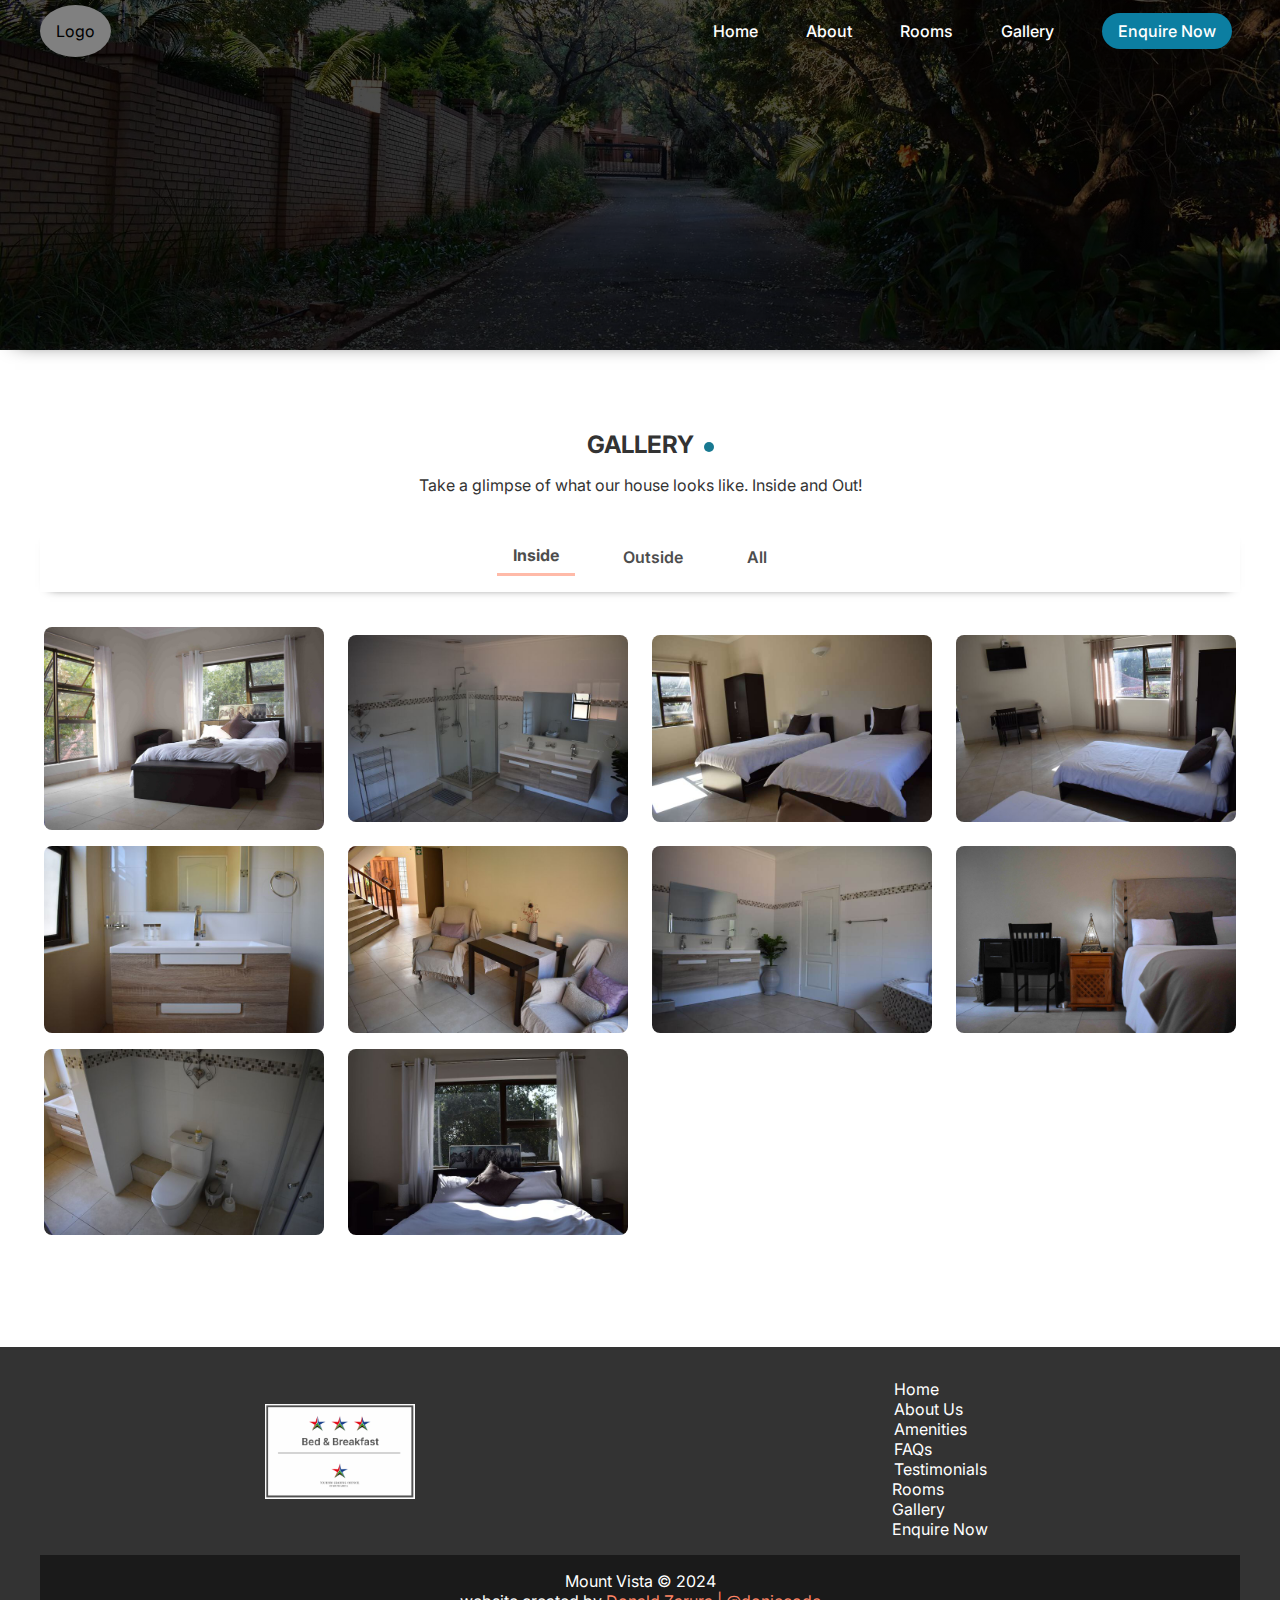
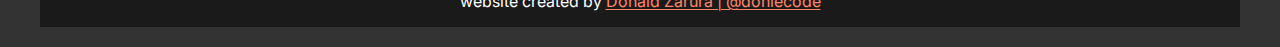
<file: gallery.html>
<!DOCTYPE html>
<html lang="en">
    <head>
        <meta charset="UTF-8">
        <meta name="viewport" content="width=device-width, initial-scale=1.0">
        <meta name="author" content="Donald Zarura | @doniecode">
        <meta name="description" content="Mount Vista Guest House">
        <meta name="keywords" content="Guest House Near Me, Guest House In Pretoria, Trusted Guest House In Pretoria">
    
        <!-- fonts -->
        <link rel="preconnect" href="https://fonts.googleapis.com">
        <link rel="preconnect" href="https://fonts.gstatic.com" crossorigin>
        <link href="https://fonts.googleapis.com/css2?family=Inter:ital,opsz,wght@0,14..32,100..900;1,14..32,100..900&display=swap" rel="stylesheet">
    
        <!-- font awesome -->
        <link rel="stylesheet" href="https://cdnjs.cloudflare.com/ajax/libs/font-awesome/6.6.0/css/all.min.css" integrity="sha512-Kc323vGBEqzTmouAECnVceyQqyqdsSiqLQISBL29aUW4U/M7pSPA/gEUZQqv1cwx4OnYxTxve5UMg5GT6L4JJg==" crossorigin="anonymous" referrerpolicy="no-referrer" />
    
        <link rel="shortcut icon" href="images/outside3.jpeg" type="image/x-icon">
    
        <link rel="stylesheet" href="style.css">
        <title>Mount Vista Guest House | Gallery</title>
    </head>
<body>

    <!-- header -->
    <header class="gallery-header">
        <div class="container header-flex">
            <p class="main-logo">Logo</p>
            <nav class="main-navbar">
                <ul class="main-menu">
                    <li><a href="index.html">Home</a></li>
                    <li class="about-nav-item">
                        <a href="#about">About</a>
                        <div class="about-dropdown">
                            <ul>
                                <li><a href="#about">About Us</a></li>
                                <li><a href="#amenities">Amenities</a></li>
                                <li><a href="#faqs">FAQs</a></li>
                                <li><a href="#testimonials">Testimonials</a></li>
                            </ul>
                        </div>
                    </li>
                    <li><a href="rooms.html">Rooms</a></li>
                    <li><a href="gallery.html">Gallery</a></li>
                    <li><a href="contact.html" class="btn btn-nav">Enquire Now</a></li>
                </ul>
                <i class="fas fa-bars" id="hamburger"></i>
            </nav>

             <!-- mobile navigation -->
             <nav class="mobile-nav">
                <i class="fas fa-close" id="close-menu"></i>
                <ul class="mobile-main-menu">
                    <li><a href="index.html">Home</a></li>
                    <li class="about-menu">
                        <details>
                            <summary>
                                About
                            </summary>
                            <ul>
                                <li><a href="#about">About Us</a></li>
                                <li><a href="#amenities">Amenities</a></li>
                                <li><a href="#faqs">FAQs</a></li>
                                <li><a href="#testimonials">Testimonials</a></li>
                            </ul>
                        </details>
                    </li>
                    <li><a href="rooms.html">Rooms</a></li>
                    <li><a href="gallery.html">Gallery</a></li>
                    <li><a href="contact.html" class="btn-mobile-nav">Enquire Now</a></li> 
                </ul>
            </nav>
        </div>
     </header>

    <!-- Gallery Section -->
    <section class="gallery-section">
        <div class="container">
            <h2 class="section-title gallery-title">
                Gallery
            </h2>
            <p class="text gallery-text">
                Take a glimpse of what our house looks like. Inside and Out!
            </p>
                <ul class="gallery-tab-menu">
                    <li data-target="tab-3" class="active-tab-item">Inside</li>
                    <li data-target="tab-2">Outside</li>
                    <li data-target="tab-3">All</li>
                </ul>

                <div class="img-full-btns">
                    <i class="fas fa-close"></i>
                    <i class="fas fa-chevron-left"></i>
                    <i class="fas fa-chevron-right"></i>
                </div>
                <div class="gallery-images show-imgs" id="tab-1">
                    <img src="images/hero.jpg" alt="">
                    <img src="images/inside4.jpeg" alt="">
                    <img src="images/inside2.jpeg" alt="">
                    <img src="images/inside3.jpeg" alt="">
                    <img src="images/inside13.jpeg" alt="">
                    <img src="images/inside8.jpeg" alt="">
                    <img src="images/inside17.jpeg" alt="">
                    <img src="images/inside18.jpg" alt="">
                    <img src="images/inside10.jpeg" alt="">
                    <img src="images/inside6.jpeg" alt="">
                </div>
                <div class="gallery-images" id="tab-2">
                    <img src="images/outside1.jpg" alt="">
                    <img src="images/outside2.jpeg" alt="">
                    <img src="images/outside3.jpeg" alt="">
                    <img src="images/outside4.jpg" alt="">
                    <img src="images/fountain.jpg" alt="">
                    <img src="images/outside5.jpeg" alt="">
                    <img src="images/outside6.jpeg" alt="">
                    <img src="images/outside4.jpg" alt="">
                    <img src="images/outside3.jpeg" alt="">
                    <img src="images/fountain.jpg" alt="">
                </div>
                <div class="gallery-images" id="tab-3">
                    <img src="images/hero.jpg" alt="">
                    <img src="images/inside4.jpeg" alt="">
                    <img src="images/inside2.jpeg" alt="">
                    <img src="images/inside3.jpeg" alt="">
                    <img src="images/inside13.jpeg" alt="">
                    <img src="images/inside8.jpeg" alt="">
                    <img src="images/inside17.jpeg" alt="">
                    <img src="images/inside18.jpg" alt="">
                    <img src="images/inside10.jpeg" alt="">
                    <img src="images/inside6.jpeg" alt="">
                </div>
        </div>
    </section>
    
     <!-- footer -->
     <footer>
        <div class="container">
         <div class="footer-grid">
         <!-- bed and breakfast -->
         <div class="stars-logo">
            <img src="images/3-stars.png" alt="">
        </div>
        <!-- footer links -->
         <div class="footer-menu">
            <ul>
                <li><a href="index.html">Home</a></li>
                <li><a href="#about">About Us</a></li>
                <li><a href="#amenities">Amenities</a></li>
                <li><a href="#faqs">FAQs</a></li>
                <li><a href="#testimonials">Testimonials</a></li>
            </ul>
            <ul>
                <li><a href="rooms.html">Rooms</a></li>
                <li><a href="gallery.html">Gallery</a></li>
                <li><a href="contact.html" class="btn-footer">Enquire Now</a></li>
            </ul>
         </div>


    </div>
            <div class="attribution">
                <div>Mount Vista &copy 2024</div>
                <p>website created by <a href="https://www.instagram.com/doniecode/" target="_blank">Donald Zarura | @doniecode</a></p>
            </div>
        </div>
        
    </footer>

    <script src="gallery.js"></script>
</body>
</html>
</file>
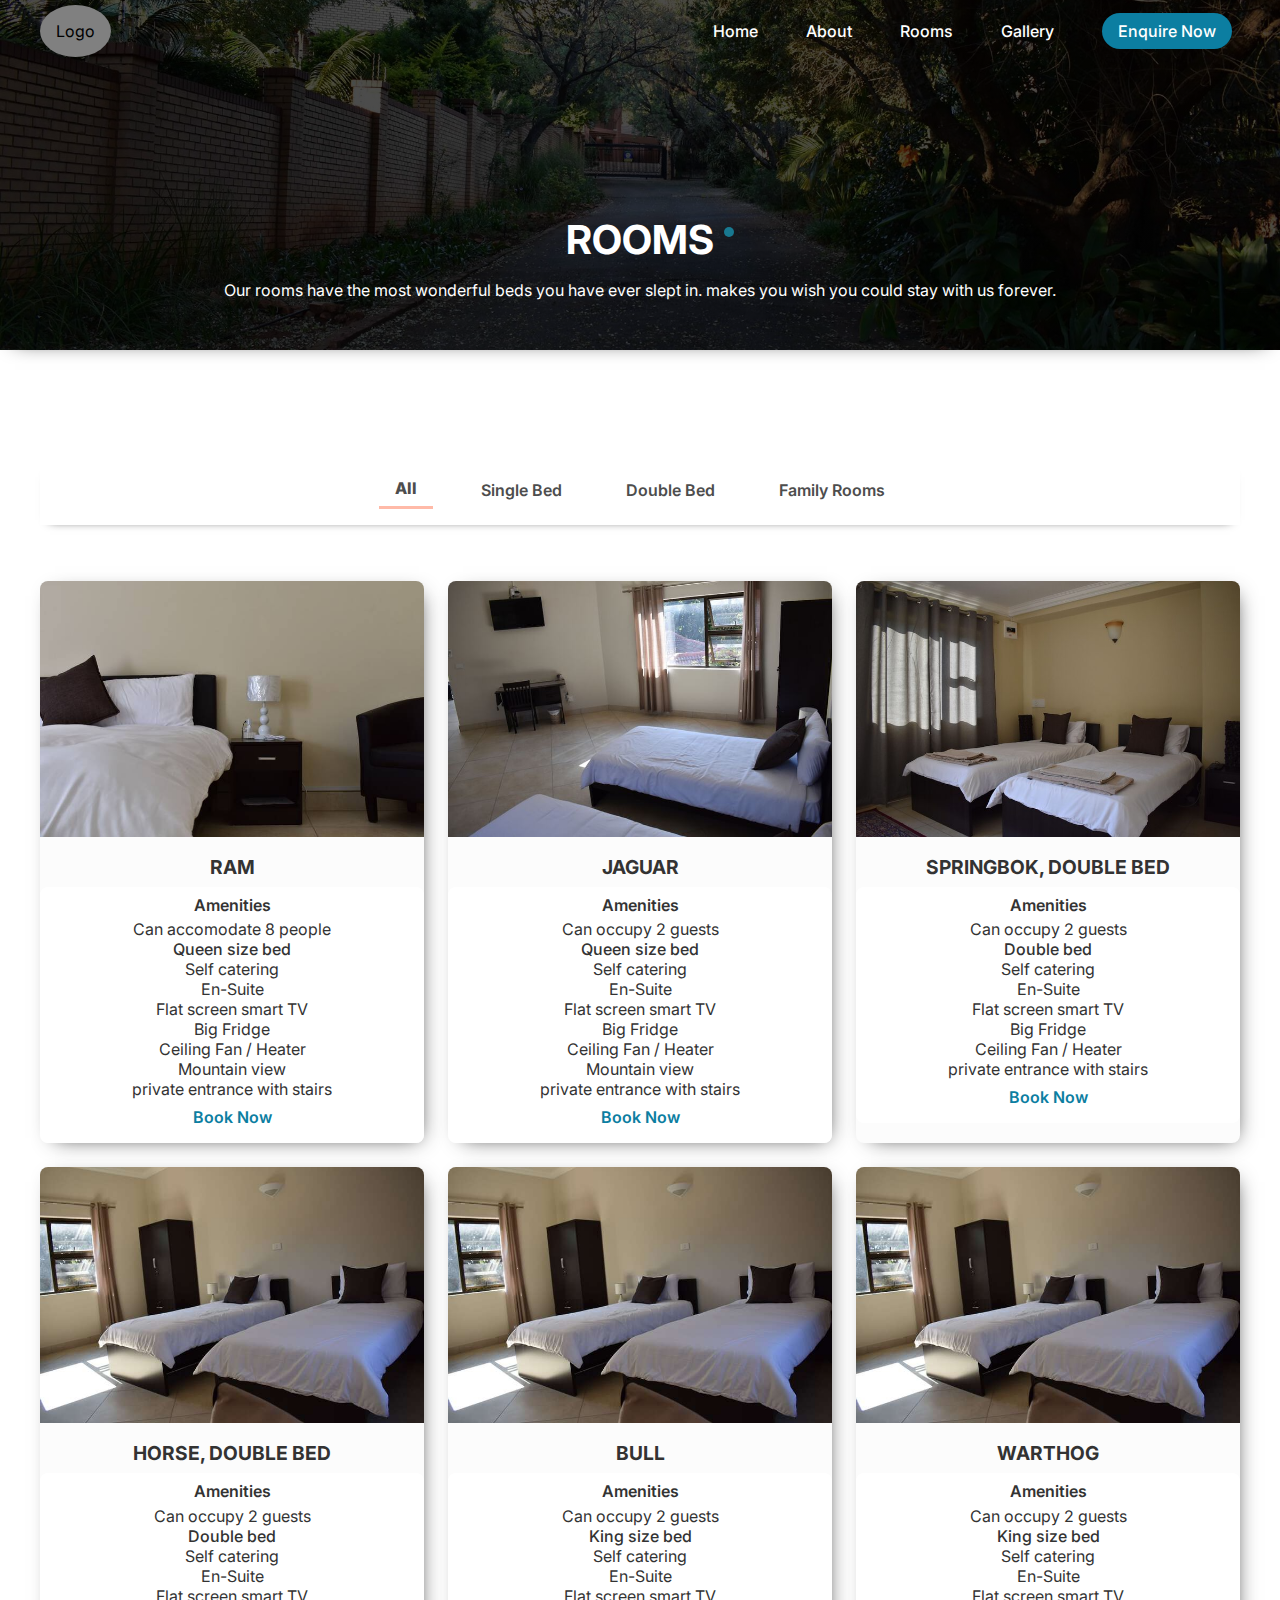
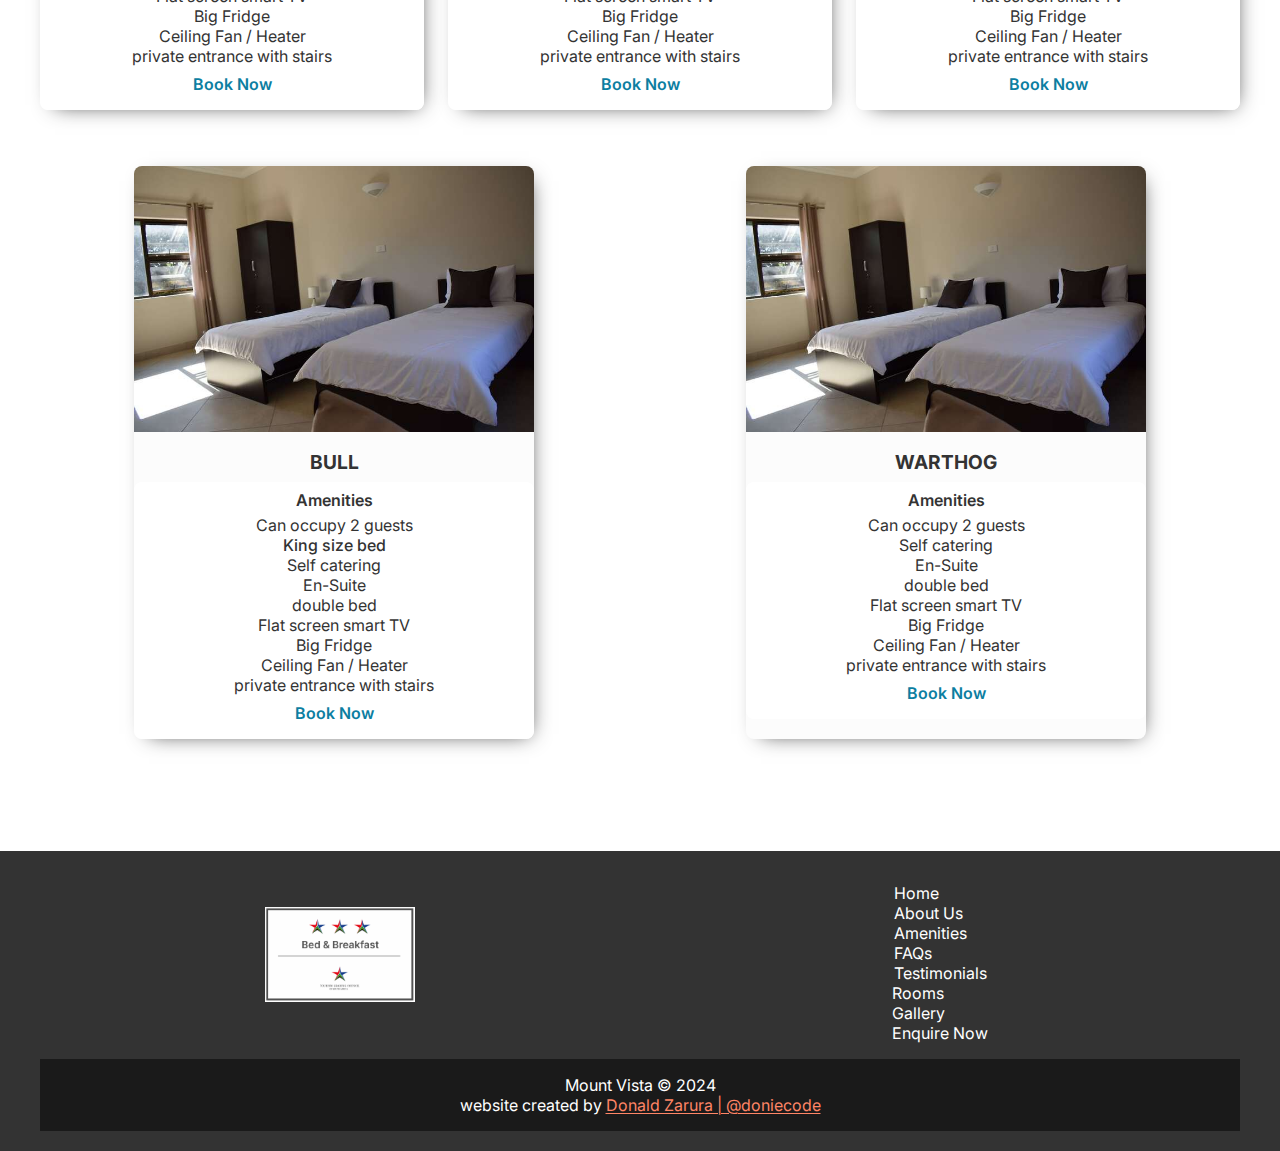
<file: rooms.html>
<!DOCTYPE html>
<html lang="en">
    <head>
        <meta charset="UTF-8">
        <meta name="viewport" content="width=device-width, initial-scale=1.0">
        <meta name="author" content="Donald Zarura | @doniecode">
        <meta name="description" content="Mount Vista Guest House">
        <meta name="keywords" content="Guest House Near Me, Guest House In Pretoria, Trusted Guest House In Pretoria">
    
        <!-- fonts -->
        <link rel="preconnect" href="https://fonts.googleapis.com">
        <link rel="preconnect" href="https://fonts.gstatic.com" crossorigin>
        <link href="https://fonts.googleapis.com/css2?family=Inter:ital,opsz,wght@0,14..32,100..900;1,14..32,100..900&display=swap" rel="stylesheet">
    
        <!-- font awesome -->
        <link rel="stylesheet" href="https://cdnjs.cloudflare.com/ajax/libs/font-awesome/6.6.0/css/all.min.css" integrity="sha512-Kc323vGBEqzTmouAECnVceyQqyqdsSiqLQISBL29aUW4U/M7pSPA/gEUZQqv1cwx4OnYxTxve5UMg5GT6L4JJg==" crossorigin="anonymous" referrerpolicy="no-referrer" />
    
        <link rel="shortcut icon" href="images/outside3.jpeg" type="image/x-icon">
    
        <link rel="stylesheet" href="style.css">
        <title>Mount Vista Guest House | Rooms</title>
    </head>
<body>

        <!-- header -->
        <header class="header rooms-header">
            <div class="container header-flex">
                <p class="main-logo">Logo</p>
                <nav class="main-navbar">
                    <ul class="main-menu">
                        <li><a href="index.html">Home</a></li>
                        <li class="about-nav-item">
                            <a href="#about">About</a>
                            <div class="about-dropdown">
                                <ul>
                                    <li><a href="#about">About Us</a></li>
                                    <li><a href="#amenities">Amenities</a></li>
                                    <li><a href="#faqs">FAQs</a></li>
                                    <li><a href="#testimonials">Testimonials</a></li>
                                </ul>
                            </div>
                        </li>
                        <li><a href="rooms.html">Rooms</a></li>
                        <li><a href="gallery.html">Gallery</a></li>
                        <li><a href="contact.html" class="btn btn-nav">Enquire Now</a></li>
                    </ul>
                    <i class="fas fa-bars" id="hamburger"></i>
                </nav>

                <!-- mobile navigation -->
                <nav class="mobile-nav">
                    <i class="fas fa-close" id="close-menu"></i>
                    <ul class="mobile-main-menu">
                        <li><a href="index.html">Home</a></li>
                        <li class="about-menu">
                            <details>
                                <summary>
                                    About
                                </summary>
                                <ul>
                                    <li><a href="#about">About Us</a></li>
                                    <li><a href="#amenities">Amenities</a></li>
                                    <li><a href="#faqs">FAQs</a></li>
                                    <li><a href="#testimonials">Testimonials</a></li>
                                </ul>
                            </details>
                        </li>
                        <li><a href="rooms.html">Rooms</a></li>
                        <li><a href="gallery.html">Gallery</a></li>
                        <li><a href="contact.html" class="btn-mobile-nav">Enquire Now</a></li> 
                    </ul>
                </nav>

                <div class="rooms-hero">
                    <h2 class="section-title rooms-title">
                        Rooms
                    </h2>
                    <p class="rooms-text">
                        Our rooms have the most wonderful beds you have ever slept in. makes you wish you could stay with us forever.
                    </p>
                </div>
        </div>
         </header>
    <section class="rooms-section">
        <div class="container">
            

            <!--Room Options -->
            <ul class="room-options">
                <li id="all-rooms-li" data-target="all" class="active-li">All</li>
                <li id="single-li" data-target="single">Single Bed</li>
                <li id="double-li" data-target="double">Double Bed</li>
                <li id="family-li" data-target="family">Family Rooms</li>
            </ul>
           

            <!-- rooms cards -->
             <div class="rooms">
                <div class="room" id="classic-studio">
                    <img src="images/inside14.jpeg" alt="">
                    <h3 class="room-name">
                        RAM
                    </h3>
                    <div class="room-details">
                        <h4>Amenities</h4>
                        <ul>
                            <li>Can accomodate 8 people</li>
                            <li class="bold-text">Queen size bed</li>
                            <li>Self catering</li>
                            <li>En-Suite</li>
                            <li>Flat screen smart TV</li>
                            <li>Big Fridge</li>
                            <li>Ceiling Fan / Heater</li>
                            <li>Mountain view</li>
                            <li>private entrance with stairs</li>
                        </ul>
                        <a href="contact.html" class="room-btn">Book Now <i class="fas fa-chevron-right"></i></a>
                    </div>
                </div>
                <!-- room 2 -->
                <div class="room" id="classic-studio">
                    <img src="images/inside3.jpeg" alt="">
                    <h3 class="room-name">
                       JAGUAR
                    </h3>
                    <div class="room-details">
                        <h4>Amenities</h4>
                        <ul>
                            <li>Can occupy 2 guests</li>
                            <li class="bold-text">Queen size bed</li>
                            <li>Self catering</li>
                            <li>En-Suite</li>
                            <li>Flat screen smart TV</li>
                            <li>Big Fridge</li>
                            <li>Ceiling Fan / Heater</li>
                            <li>Mountain view</li>
                            <li>private entrance with stairs</li>
                        </ul>
                        <a href="contact.html" class="room-btn">Book Now <i class="fas fa-chevron-right"></i></a>
                    </div>
                </div>
                <!-- room 3 -->
                <div class="room" id="classic-studio">
                    <img src="images/inside7.jpeg" alt="">
                    <h3 class="room-name">
                        SPRINGBOK, DOUBLE BED
                    </h3>
                    <div class="room-details">
                        <h4>Amenities</h4>
                        <ul>
                            <li>Can occupy 2 guests</li>
                            <li class="bold-text">Double bed</li>
                            <li>Self catering</li>
                            <li>En-Suite</li>
                            <li>Flat screen smart TV</li>
                            <li>Big Fridge</li>
                            <li>Ceiling Fan / Heater</li>
                            <li>private entrance with stairs</li>
                        </ul>
                        <a href="contact.html" class="room-btn">Book Now <i class="fas fa-chevron-right"></i></a>
                    </div>
                </div>
                <!-- room 4 -->
                <div class="room" id="classic-studio">
                    <img src="images/inside2.jpeg" alt="">
                    <h3 class="room-name">
                        HORSE, DOUBLE BED
                    </h3>
                    <div class="room-details">
                        <h4>Amenities</h4>
                        <ul>
                            <li>Can occupy 2 guests</li>
                            <li class="bold-text">Double bed</li>
                            <li>Self catering</li>
                            <li>En-Suite</li>
                            <li>Flat screen smart TV</li>
                            <li>Big Fridge</li>
                            <li>Ceiling Fan / Heater</li>
                            <li>private entrance with stairs</li>
                        </ul>
                        <a href="contact.html" class="room-btn">Book Now <i class="fas fa-chevron-right"></i></a>
                    </div>
                </div>

                <!-- room 5 -->
                <div class="room" id="classic-studio">
                    <img src="images/inside2.jpeg" alt="">
                    <h3 class="room-name">
                        BULL
                    </h3>
                    <div class="room-details">
                        <h4>Amenities</h4>
                        <ul>
                            <li>Can occupy 2 guests</li>
                            <li class="bold-text">King size bed</li>
                            <li>Self catering</li>
                            <li>En-Suite</li>
                            <li>Flat screen smart TV</li>
                            <li>Big Fridge</li>
                            <li>Ceiling Fan / Heater</li>
                            <li>private entrance with stairs</li>
                        </ul>
                        <a href="contact.html" class="room-btn">Book Now <i class="fas fa-chevron-right"></i></a>
                    </div>
                </div>
                <!-- room 6 -->
                <div class="room" id="classic-studio">
                    <img src="images/inside2.jpeg" alt="">
                    <h3 class="room-name">
                        WARTHOG
                    </h3>
                    <div class="room-details">
                        <h4>Amenities</h4>
                        <ul>
                            <li>Can occupy 2 guests</li>
                            <li class="bold-text">King size bed</li>
                            <li>Self catering</li>
                            <li>En-Suite</li>
                            <li>Flat screen smart TV</li>
                            <li>Big Fridge</li>
                            <li>Ceiling Fan / Heater</li>
                            <li>private entrance with stairs</li>
                        </ul>
                        <a href="contact.html" class="room-btn">Book Now <i class="fas fa-chevron-right"></i></a>
                    </div>
                </div>
             </div>

             <!-- double beds -->
             <div class="rooms">
                <div class="room" id="classic-studio">
                    <img src="images/inside2.jpeg" alt="">
                    <h3 class="room-name">
                        BULL
                    </h3>
                    <div class="room-details">
                        <h4>Amenities</h4>
                        <ul>
                            <li>Can occupy 2 guests</li>
                            <li class="bold-text">King size bed</li>
                            <li>Self catering</li>
                            <li>En-Suite</li>
                            <li>double bed</li>
                            <li>Flat screen smart TV</li>
                            <li>Big Fridge</li>
                            <li>Ceiling Fan / Heater</li>
                            <li>private entrance with stairs</li>
                        </ul>
                        <a href="contact.html" class="room-btn">Book Now <i class="fas fa-chevron-right"></i></a>
                    </div>
                </div>
                <!-- room 6 -->
                <div class="room" id="classic-studio">
                    <img src="images/inside2.jpeg" alt="">
                    <h3 class="room-name">
                        WARTHOG
                    </h3>
                    <div class="room-details">
                        <h4>Amenities</h4>
                        <ul>
                            <li>Can occupy 2 guests</li>
                            <li>Self catering</li>
                            <li>En-Suite</li>
                            <li>double bed</li>
                            <li>Flat screen smart TV</li>
                            <li>Big Fridge</li>
                            <li>Ceiling Fan / Heater</li>
                            <li>private entrance with stairs</li>
                        </ul>
                        <a href="contact.html" class="room-btn">Book Now <i class="fas fa-chevron-right"></i></a>
                    </div>
                </div>
             </div>

        </div>
    </section>

     <!-- footer -->
     <footer>
        <div class="container">
         <div class="footer-grid">
         <!-- bed and breakfast -->
         <div class="stars-logo">
            <img src="images/3-stars.png" alt="">
        </div>
        <!-- footer links -->
         <div class="footer-menu">
            <ul>
                <li><a href="index.html">Home</a></li>
                <li><a href="#about">About Us</a></li>
                <li><a href="#amenities">Amenities</a></li>
                <li><a href="#faqs">FAQs</a></li>
                <li><a href="#testimonials">Testimonials</a></li>
            </ul>
            <ul>
                <li><a href="rooms.html">Rooms</a></li>
                <li><a href="gallery.html">Gallery</a></li>
                <li><a href="contact.html" class="btn-footer">Enquire Now</a></li>
            </ul>
         </div>


    </div>
            <div class="attribution">
                <div>Mount Vista &copy 2024</div>
                <p>website created by <a href="https://www.instagram.com/doniecode/" target="_blank">Donald Zarura | @doniecode</a></p>
            </div>
        </div>
        
    </footer>

    <script src="rooms.js"></script>
</body>
</html>
</file>
<file: style.css>
/* Box sizing rules */
*,
*::before,
*::after {
  box-sizing: border-box;
}

/* Remove default margin */
* {
  margin: 0;
  padding: 0;
  box-sizing: border-box;
}

/* Remove list styles on ul, ol elements with a list role, which suggests default styling will be removed */
ul[role='list'],
ol[role='list'],
ul {
  list-style: none;
}

/* Set core root defaults */
html:focus-within {
  scroll-behavior: smooth;
}
html{
  scroll-behavior: smooth;
}

/* A elements that don't have a class get default styles */
a:not([class]) {
  text-decoration-skip-ink: auto;
}

/* Make images easier to work with */
img,
picture,
svg {
  max-width: 100%;
  display: block;
}

/* Inherit fonts for inputs and buttons */
input,
button,
textarea,
select {
  font: inherit;
}

/* Remove all animations, transitions and smooth scroll for people that prefer not to see them */
@media (prefers-reduced-motion: reduce) {
  html:focus-within {
   scroll-behavior: auto;
  }
  
  *,
  *::before,
  *::after {
    animation-duration: 0.01ms !important;
    animation-iteration-count: 1 !important;
    transition-duration: 0.01ms !important;
    scroll-behavior: auto !important;
  }
}

/* Set core body defaults */
body {
    min-height: 100vh;
    text-rendering: optimizeSpeed;
    font-family: "Inter", sans-serif;
    font-optical-sizing: auto;
    font-weight: 400;
    font-style: normal;
    font-size: 1rem;
    background-color: hsl(0, 0%, 100%);
  }
  a{
    text-decoration: none;
    color: hsl(0, 0%, 20%);
  }
  
  /* work starts here */
  .container{
    width: 100%;
    max-width: 1440px;
    padding: 0 2.5rem;
    margin: 0 auto;
  }
  .text{
    line-height: 1.5;
  }
 
  header{
    width: 100%;
    padding: 0.3rem 0;
    background-color: transparent;
    position: absolute;
    top: 0px;
    z-index: 999;
    box-shadow: 0px 5px 20px -15px;
  }
  .header-flex{
    display: flex;
    align-items: center;
    justify-content: space-between;
  }
  .main-logo{
    font-size: 1rem;
    display: block;
    background-color: hsl(0, 0%, 50%);
    padding: 1rem;
    border-radius: 50%;
  }
  .main-menu{
    display: flex;
    align-items: center;
  }
  .main-menu li:not(.about-dropdown ul li){
    margin-left: 2rem;
    padding: 0 0.5rem;
  }
  .main-menu li a:not(.btn){
    color: hsl(0, 0%, 100%);
    font-weight: 500;
  }
 
/* About Navbar Item Dropdown */
.about-nav-item{
  position: relative;
}
.about-nav-item:hover .about-dropdown{
  display: block;
}
.about-dropdown{
  width: 200px;
  height: auto;
  z-index: 999;
  position: absolute;
  left: -100%;
  background-color: hsl(0, 0%, 95%);
  border-radius: 0.5rem;
  padding: 0.5rem 1rem;
  box-shadow: 5px 5px 20px -10px, -5px -0px 20px -10px;
  display: none;
}
.about-dropdown ul{
  display: flex;
  flex-direction: column;
  align-items: center;
  justify-content: center;
}
.about-dropdown ul li{
  padding: 0.5rem;
  border-bottom: 1.5px solid hsl(0, 0%, 70%);
  color: hsl(0, 0%, 90%);
  width: 100%;
  cursor: pointer;
  text-align: center;
}
.about-dropdown ul li a{
  color: hsl(0, 0%, 20%);
}
.about-dropdown ul li:last-child{
  border-bottom: none;
}
.about-dropdown ul li:hover{
  background-color: hsl(0, 0%, 90%);
  color: hsl(12, 55%, 55%);
}

.main-menu li a:not(.btn):hover{
    color: hsl(12, 55%, 55%);
  }
  .btn{
    background-color: hsl(194, 86%, 34%);
 /*    background-color: hsl(137, 68%, 11%); */
 color: #fff;
    padding: 0.5rem 1rem;
    border-radius: 100vmax;
    font-weight: 500;
    transition: all 0.3s ease;
  }
  .btn:hover{
    background-color: transparent;
    color: hsl(192, 72%, 33%);
    border: 1.8px solid hsl(192, 72%, 33%);
  }
  .btn:hover .fa-chevron-right{
    transform: translateX(5px);
  }

  /* hero section */
  .hero{
    width: 100%;
    padding: 7rem 0 2rem 0;
    background: linear-gradient(rgb(0, 0, 0, 0.7), rgb(0, 0, 0, 0.7)) ,url('images/hero.jpg');
    background-position: center;
    background-repeat: no-repeat;
    background-size: cover;
    min-height: 600px;
    position: relative;
    top: 0;
  }
  video{
    width: 60%;
    height: auto;
    margin: 2rem auto;
    display: block;
  }
  .hero-content{
    display: flex;
    flex-direction: column;
    align-items: center;
    justify-content: center;
    text-align: center;
    margin-top: 3rem;
  }
  .heading-1{
    font-size: 4rem;
    color: #fff;
    font-weight: 800;
    text-transform: uppercase;
    word-spacing: 1rem;
  }
  .heading-1 span{
    display: block;
    font-size: 2rem;
    font-weight: 400;
    word-spacing: 0;
  }
  .hero-text{
    font-size: 1rem;
    color: #fff;
    max-width: 55%;
    margin: 2rem 0 0.5rem 0;
    font-weight: 500;
  }
  .hero-btns{
    margin-top: 3rem;
  }
  .btn-hero{
    background-color: hsl(192, 72%, 33%);
    color: #fff;
  }
  .btn-hero2{
    display: none;
  }
 
  /* about section */
  .about-section{
    width: 100%;
    padding: 80px 0;
  }
  .about-grid{
    display: grid;
    grid-template-columns: repeat(auto-fit, minmax(400px, 1fr));
    gap: 3rem;
    align-items: center;
    justify-content: center;
  }
  .about-img{
    width: 80%;
    border-radius: 0.6rem;
  }
  .section-title{
    color: hsl(0, 0%, 20%);
    margin-bottom: 1rem;
    position: relative;
    display: inline-block;
    text-transform: uppercase;
  }
  .section-title::after{
    content: "";
    position: absolute;
    right: -20px;
    top: 12px;
    background-color: hsl(192, 72%, 33%);
    width: 10px;
    height: 10px;
    border-radius: 50%;
  }
  .text{
    color: hsl(0, 0%, 20%);
    margin: 1rem 0;
  }
  .about-btn{
    background-color: transparent;
    color: hsl(194, 86%, 34%);
    font-weight: 600;
    text-decoration: underline 0.095rem hsl(194, 86%, 34%);
    text-underline-offset: 0.250rem;
    padding-bottom: 0.5rem;
  }
  .about-btn:hover .fa-chevron-right{
    transform: translateX(10px);
  }
  
/* Amenities styling */
.amenities-section{
  width: 100%;
  background-color: hsl(194, 93%, 12%);
  text-align: center;
  padding: 2rem 0;
}
.amenities-section .section-title{
  color: hsl(0, 0%, 100%);
  margin-bottom: 0.8rem;
}
.amenities-text{
  color: hsl(0, 0%, 100%);
}
.amenities{
  margin-top: 2rem;
  display: grid;
  grid-template-columns: repeat(auto-fit, minmax(250px, 1fr));
  align-items: center;
  justify-content: center;
  gap: 1rem;
}
.amenities .amenity{
  display: flex;
  align-items: center;
  /* justify-content: center; */
  gap: 0.5rem;
  margin-bottom: 0.5rem;
}

.amenity-name{
  color: #fff;
  font-weight: 400;
}
.amenities .amenity i{
  margin-right: 0.5rem;
  color: hsl(0, 0%, 90%);
}

/* FAQs Section */
.faqs-section{
  width: 100%;
  padding: 80px 0;
  text-align: center;
}
.faqs-title{
  text-transform: capitalize;
  margin-bottom: 1rem;
}
.faqs-text{
  font-size: 1rem;
  font-style: italic;
}
.faqs{
  max-width: 800px;
  margin: 1rem auto;
  display: flex;
  flex-direction: column;
  justify-content: center;
  text-align: left;
}
details{
  margin-top: 0.4rem;
}
summary{
  list-style: none;
  display: flex;
  align-items: center;
  justify-content: space-between;
  gap: 2rem;
  font-weight: 500;
  background-color: hsl(0, 0%, 70%);
  padding: 0.5rem 1rem;
  border-top-left-radius: 0.5rem;
  border-top-right-radius: 0.5rem;
  cursor: pointer;
}
.answer{
  background-color: hsl(0, 0%, 90%);
  font-weight: 400;
  padding: 0.8rem 1rem;
  border-bottom-left-radius: 0.5rem;
  border-bottom-right-radius: 0.5rem;
}
details[open] .fa-minus{
  display: block;
}
details[open] .fa-plus{
  display: none;
}
.faqs-btns{
  display: block;
  font-size: 1.2rem;
}
.fa-plus{
  background-color: hsl(192, 72%, 33%);
  color: #fff;
  padding: 0.3rem;
  border-radius: 50%;
}
.fa-minus{
  background-color: hsl(0, 0%, 10%);
  color: #fff;
  padding: 0.3rem;
  border-radius: 50%;
  display: none;
}

/* Testimonials Section */
.testimonials-section{
  width: 100%;
  padding: 20px 0 80px 0;
  text-align: center;
}
.card-group{
  display: grid;
  grid-template-columns: repeat(auto-fit, minmax(300px, 1fr));
  align-items: center;
  justify-content: center;
  margin-top: 5rem;
  gap: 1.5rem;
}
.card-buttons{
  width: 100%;
  display: flex;
  justify-content: center;
  align-items: center;
  gap: 2.5rem;
}
.card-buttons i{
  cursor: pointer;
  background-color: hsl(0, 0%, 80%);
  padding: 1rem;
  border-radius: 50%;
}
.card{
  max-width: 400px;
  min-height: auto;
  margin: 0 auto;
  position: relative;
  background-color: hsl(0, 0%, 80%);
  padding: 1rem;
  display: flex;
  flex-direction: column;
  align-items: center;
  justify-content: center;
  text-align: center;
  margin-bottom: 3rem;
  border-radius: 0.5rem;
}
.card:nth-of-type(even){
  background-color: hsl(0, 0%, 10%);
  color: #fff;
}
.card img{
  width: 90px;
  border: 1.5px solid hsl(12, 100%, 75%);
  border-radius: 50%;
  object-fit: cover;
  aspect-ratio: 1;
  position: absolute;
  top: 30px;
  transform: translateY(-80px);
}
.card span{
  margin-top: 2rem;
}
.person-name{
  text-transform: capitalize;
  font-weight: 700;
}
.job{
  font-weight: 400;
  color: hsl(0, 0%, 20%);
}
.card:nth-of-type(even) .job{
  font-weight: 400;
  color: hsl(0, 0%, 80%);
}
.stars{
  color: orangered;
}
.test-card-text{
  border-top: 1.5px solid hsl(12, 100%, 75%);
  margin-top: 0.5rem;
  padding-top: 1rem;
}


  /* gallery.css */
  .gallery-header{
    background-color: hsl(0, 0%, 100%);
    position: fixed;
    box-shadow: 0px 5px 20px -15px;
    z-index: 999;
  }
  .gallery-section{
    width: 100%;
    text-align: center;
    background-color: hsl(0, 0%, 100%);
    padding: 80px 0;
  }
  .gallery-title{
    margin-bottom: -1rem;
    text-transform: uppercase;
  }
  .gallery-tab-menu{
    display: flex;
    align-items: center;
    justify-content: center;
    gap: 2rem;
    flex-wrap: wrap;
    margin: 2rem 0 2.2rem 0;
    font-weight: 600;
    background-color: #fff;
    padding: 1rem 0;
    box-shadow: 0 5px 10px -10px;
  }
  .gallery-tab-menu li{
    padding: 0 1rem;
    color: hsl(0, 0%, 30%);
    padding-bottom: 0.5rem;
    cursor: pointer;
  }
  .active-tab-item{
    border-bottom: 3px solid hsl(12, 100%, 83%);
    font-weight: 700;
  }

  /* gallery images */
  .gallery-images{
    display: none;
  }
  .show-imgs{
    display: grid;
    grid-template-columns: repeat(auto-fit, minmax(250px, 1fr));
    gap: 1rem;
    justify-content: center;
    align-items: center;
  }
  .gallery-images img:not(.img-full){
    width: 280px;
    margin: 0 auto;
    border-radius: 0.5rem;
    /* cursor: pointer; */
  }

  /* room event listener */
  .img-full{
    width: 80%;
    height: auto;
    z-index: 999;
    margin: auto;
    position: fixed;
    left: 0;
    right: 0;
    top: 50%;
    bottom: 50%;
    box-shadow: inset 0 0 50px 50em rgba(0, 0, 0, 0.7), 0 0 50px 50em rgba(0, 0, 0, 0.7);
  }
  
  /* gallery full image control buttons */
  .img-full-btns i{
    z-index: 1000;
    position: fixed;
    font-size: 2rem;
    background-color: #f5f5f5;
    padding: 1rem;
    border-radius: 50%;
    display: none;
  }
  .img-full-btns .fa-close{
      top: 3%;
      right: 45%;
    }
  .img-full-btns .fa-chevron-left{
    left: 5%;
  }
  .img-full-btns .fa-chevron-right{
    right: 5%;
  }

  /* hero background for every page */
  .rooms-header,
  .gallery-header,
  .contact-header{
    background-color: hsl(0, 0%, 100%);
    /* position: fixed; */
    box-shadow: 0px 5px 20px -15px;
    z-index: 999;

    
    width: 100%;
    background: linear-gradient(rgb(0, 0, 0, 0.7), rgb(0, 0, 0, 0.7)) ,url('images/outside11.jpg');
    background-position: center;
    background-repeat: no-repeat;
    background-size: cover;
    min-height: 350px;
    position: relative;
    top: 0;
  }

  /* Rooms Section */
  .rooms-title{
    text-transform: uppercase;
    font-size: 2.5rem;
  }
  .rooms-title,
  .rooms-text{
    color: #fff;
  }
  .rooms-hero{
    position: absolute;
    bottom: 50px;
    left: 0;
    right: 0;
    text-align: center;
  }

  .rooms-header .main-menu li a,
  .gallery-header .main-menu li a,
  .contact-header .main-menu li a{
    color: #fff;
  }
  .rooms-section{
    width: 100%;
    text-align: center;
    background-color: hsl(0, 0%, 100%);
    padding: 80px 0 80px 0;
  }
 

  /* rooms styling */
  .rooms{
    display: grid;
    grid-template-columns: repeat(auto-fit, minmax(300px, 1fr));
    gap: 1.5rem;
    margin-top: 3.5rem;
  }
  .room{
    max-width: 400px;
    background-color: hsl(0, 0%, 99%);
    color: hsl(0, 0%, 20%);
    border-radius: 0.5rem;
    height: 100%;
    box-shadow: 5px 5px 20px -10px;
    margin: 0 auto;
  }
  .room img{
    margin-bottom: 0.6rem;
    max-width: auto;
    border-top-left-radius: 0.5rem;
    border-top-right-radius: 0.5rem;

  }
  .room-name{
    padding: 0.5rem 0;
    color: hsl(0, 0%, 20%);
    font-weight: 700;
    font-size: 1.2rem;
  }
  .room-details{
    height: auto;
    padding: 0.5rem;
    background-color: hsl(0, 0%, 100%);
    border-radius: 0.5rem;
  }
  .room-details h4{
    font-size: 1rem;
    font-weight: 600;
    padding-bottom: 0.3rem;
  }
  .room-details ul{
    display: flex;
    flex-direction: column;
    align-items: center;
    justify-content: center
  }
  .room-details ul li{
    font-size: 1rem;
    font-weight: 400;
  }
  .room-details .bold-text{
   font-weight: 500;
  }
.room-btn{
 /*  color: hsl(12, 100%, 70%); */
  color: hsl(194, 86%, 34%);
  margin: 0.3rem 0;
  display: inline-block;
  padding: 0.2rem 0.5rem;
  border-radius: 100vmax;
  font-weight: 600;
  box-shadow: 0px 5px 20px -15px;
}
.room-btn:hover{
  transform: scale(0.95);
}
/* family rooms */
.family-rooms{
  margin: 4rem 0;
}

/* room selection */
.room-options{
  display: flex;
  align-items: center;
  justify-content: center;
  gap: 2rem;
  flex-wrap: wrap;
  margin: 2rem 0 2.2rem 0;
  font-weight: 600;
/*   position: sticky;
  top: 58px; */
  z-index: 998;
  background-color: hsl(0, 0%, 100%);
  padding: 1rem 0;
  box-shadow: 0 5px 10px -10px;
}
.room-options li{
  padding: 0 1rem;
  color: hsl(0, 0%, 30%);
  padding-bottom: 0.5rem;
  cursor: pointer;
}
.active-li{
  border-bottom: 3px solid hsl(12, 100%, 83%);
  font-weight: 800;
}



  /* mobile html */
  .mobile-nav{
    display: none;
  }
  #hamburger,
  #close-menu{
    display: none;
  }
  /* mobile html ends here */

/* contact page */
.contact-header{
  background-color: hsl(0, 0%, 95%);
}
.contact-section{
  width: 100%;
  padding: 80px 0;
  background-color: hsl(0, 0%, 100%);
}
.contact-section .grid{
  display: grid;
  grid-template-columns: repeat(auto-fit, minmax(400px, 1fr));
  align-items: center;
  justify-content: center;
  gap: 2rem;
}
.form-title{
  margin-bottom: 0rem;
}
.contact-text{
  font-size: 0.9rem;
}
.contact-form{
  max-width: 600px;
  padding: 1.5rem;
  border-radius: 0.5rem;
  margin-top: 2rem;
  background-color: hsl(0, 0%, 90%);
}
.form-group{
  margin-bottom: 1rem;
  width: 100%;
  background-color: #fff;
  height: 40px;
  display: flex;
  align-items: center;
  padding: 0 0.5rem;
  border-radius: 0.5rem;
  position: relative;
}
.message-group{
  height: 90px;
  align-items: start;
}
.message-group i{
  margin-top: 0.8rem;
}
.message-group textarea{
  height: 100%;
  border: none;
  background-color: transparent;
  width: 100%;
  padding-top: 0.5rem;
  margin-left: 0.5rem;
}
.form-group i{
  color: hsl(12, 100%, 70%);
}
.contact-form label{
  padding-left: 0.5rem;
}
.contact-form input{
  border: none;
  /* border: none;
  border-bottom: 1.5px solid hsl(0, 0%, 30%); */
  width: 100%;
  border-radius: 0.3rem;
  padding: 0.4rem 0.5rem;
  background-color: transparent;
}
.contact-form input:focus,
.contact-form textarea:focus{
  border: none;
  outline: none;
}


.submit-button{
  background-color: hsl(12, 100%, 75%);
  padding: 0.5rem;
  border-radius: 0.5rem;
  width: 100%;
  border: none;
  font-weight: 500;
  box-shadow: 0px 5px 20px -10px;
  color: hsl(0, 0%, 10%);
  cursor: pointer;
}

/* contact details */
.calls-and-location{
  max-width: 90%;
  /* background-image: url('images/outside12.jpg'); */
}
.call-details{
  display: flex;
  margin: 1rem 0;
}
.location-details{
  display: flex;
}
.location-details h3,
.call-details h3{
  color: hsl(0, 0%, 30%);
}
.location-details div p{
  font-weight: 500;
}
.call-icon,
.location-icon{
  display: flex;
  align-items: center;
  margin-right: 1rem;
  padding: 1rem;
  border: 1.5px solid hsl(0, 0%, 50%);
}
.call-icon i,
.location-icon i{
  margin-right: 0.5rem;
  color: hsl(12, 100%, 70%);
}
.call-details ul li{
  display: flex;
}
.call-details ul li p{
  font-weight: 500;
  margin-right: 0.5rem;
}
.call-details ul li a{
  font-weight: 500;
  color: hsl(0, 0%, 10%);
  text-decoration: underline 0.090rem hsl(0, 0%, 30%);
}

/* socials icons */
.socials-icons{
  margin-top: 2rem;
  display: flex;
  align-items: center;
  gap: 1.5rem;
}
.socials-icons a i{
  font-size: 2rem;
}
/* google map */
iframe{
  max-width: 100%
}


/* whatsapp fixed button */
.whatsapp-btn-fixed{
  position: fixed;
  bottom: 2.1rem;
  right: 0.5rem;
  background-color: rgb(81, 214, 81);
  z-index: 999;
  padding: 0.5rem 1rem;
  font-weight: 500;
  border-radius: 0.5rem;
  color: #fff;
}


/* Back To Top Button */
.back-to-top{
  background-color: hsl(0, 0%, 80%);
  padding: 0.5rem 1rem;
  border-radius: 0.2rem;
  position: fixed;
  right: 10px;
  bottom: 50px;
  font-weight: 600;
  display: none;
}

/* Footer Section */
footer{
  margin-top: 2rem;
  min-height: 300px;
  padding: 1rem 0;
  background-color: hsl(0, 0%, 20%);
}

.footer-grid{
  display: grid;
  grid-template-columns: repeat(auto-fit, minmax(300px, 1fr));
  margin: 0 auto;
  align-items: center;
  justify-content: center;
}
  /* 3 stars logo */
  .stars-logo img{
    width: 150px;
    margin: 0 auto;
  }
  .footer-menu{
    margin-top: 1rem;
    display: flex;
    flex-direction: column;
    align-items: center;
    justify-content: center;
  }
  .footer-menu li a{
    color: #fff;
  }

/* footer attribution */
.attribution{
  background-color: hsl(0, 0%, 10%);
  color: #fff;
  padding: 1rem 0;
  text-align: center;
  margin-top: 1rem;
}
.attribution a{
  color: hsl(12, 100%, 70%);
  text-decoration: underline 0.090rem hsl(12, 100%, 70%);
  text-underline-offset: 0.1rem;
}



  /* media queries */
  @media(max-width: 50em){
    #hamburger,
    #close-menu{
      background-color: hsl(12, 100%, 75%);
      padding: 0.5rem;
      font-size: 1.2rem;
    }
    #hamburger{
      display: block;
    }
    #close-menu{
      display: none;
      position: absolute;
      top: 1rem;
      right: 2.5rem;
    }
    .mobile-nav{
      display: none;
      flex-direction: column;
      align-items: center;
      justify-content: center;
      position: fixed;
      top: 0;
      right: 0;
      background-color: hsl(0, 0%, 90%);
      width: 70%;
      height: 100%;
      z-index: 999;
      text-align: center;
      box-shadow: inset 0 0  0 rgba(0, 0, 0, 0.5), 0 0 50px 50em rgba(0, 0, 0, 0.5);
    }
    .mobile-nav li{
      margin: 1rem;
      text-decoration: underline 0.090rem;
      text-underline-offset: 0.2rem;
    }
    .mobile-nav li:last-child{
      text-decoration: none;
    }
    .mobile-nav details{
      padding: 0;
      margin: 0;
    }
    .mobile-nav details summary{
      display: flex;
      justify-content: center;
      align-items: start;
      background-color: transparent;
      padding: 0;
      gap: 0.5rem;
    }
    .btn-mobile-nav{
      background: hsl(12, 100%, 83%);
      padding: 0.5rem 1rem;
      border-radius: 100vmax;
      display: inline-block;
      width: 100%;
      margin: 0 auto;
    }
    .btn-mobile-nav:active{
      background: hsl(12, 100%, 75%);
    }

    .main-menu{
      display: none;
    }

    /* hero */
    .hero{
      padding: 7rem 0 2rem 0;
      min-height: 550px;
      position: relative;
    }
    .heading-1{
      font-size: 3rem;
      color: #fff;
      font-weight: 800;
      text-transform: uppercase;
    }
    .heading-1 span:not(.dot){
      display: block;
      font-size: 3rem;
      font-weight: 250;
    }
    .hero-text{
      font-size: 1rem;
      color: #fff;
      max-width: 80%;
      margin: 1.5rem 0;
      font-weight: 500;
    }
    .hero-btns{
      margin-top: 3rem;
      width: 100%;
      text-align: center;
      display: inline-block;
    }

    /* video */
    video{
      width: 100%;
      height: auto;
      margin: 0 auto;
      display: block;
    }
    .btn-hero2{
      display: none;
    }

    .about-section{
      text-align: center;
    }
    .about-img{
      order: 2;
      margin: 0 auto;
    }
    .about-text{
      margin: 0 auto;
      max-width: 85%;
    }

    /* amenities */
    .amenities-section{
      text-align: center;
      width: 100%;
    }
    .amenities{
      justify-content: center;
    }


    /* gallery */
    .gallery-images img:not(.img-full){
      width: 280px;
      margin: 0 auto;
      border-radius: 0.5rem;
      cursor: pointer;
    }
  
    /* room event listener */
    .img-full{
      width: 90%;
      height: auto;
      z-index: 999;
      margin: auto;
      position: fixed;
      left: 0;
      right: 0;
      top: 50%;
      bottom: 50%;
      box-shadow: inset 0 0 50px 50em rgba(0, 0, 0, 0.7), 0 0 50px 50em rgba(0, 0, 0, 0.7);
    }
    
    /* gallery full image control buttons */
    .img-full-btns i{
      z-index: 1000;
      position: fixed;
      font-size: 2rem;
      background-color: #f5f5f5;
      padding: 1rem;
      border-radius: 50%;
    }
/*     .img-full-btns .fa-close{
      top: 3%;
      right: 6%;
    } */
    .img-full-btns .fa-chevron-left{
      left: 3%;
    }
    .img-full-btns .fa-chevron-right{
      right: 3%;
    }


/* contact section */
.contact-container{
  width: 90%;
  padding: 0;
}
  }

  /* small and medium screens */
  @media (max-width: 425px){
    .section-title{
      font-size: 1.6rem;
    }
    .rooms-title{
      text-transform: uppercase;
    }
  
    /* rooms styling */
    .rooms{
      display: grid;
      grid-template-columns: 1fr;
      gap: 1.5rem;
      margin-top: 2rem;
    }
    .room{
      max-width: 600px;
      background-color: hsl(0, 0%, 99%);
      color: hsl(0, 0%, 20%);
      border-radius: 0.5rem;
      height: 100%;
      /* padding-bottom: 0.2rem;
   */
      box-shadow: 5px 5px 20px -10px;
      margin: 0 auto;
    }
    .room img{
      max-width: auto;
      border-top-left-radius: 0.5rem;
      border-top-right-radius: 0.5rem;
    }
    .room-name{
      padding: 0.5rem 0;
      color: hsl(0, 0%, 20%);
      font-weight: 600;
      font-size: 1.1rem;
    }
    .room-details{
      height: auto;
      padding: 0.5rem;
      background-color: hsl(0, 0%, 95%);
      border: 1.5px solid hsl(12, 100%, 83%);
      border-radius: 0.5rem;
    }
    .room-details h4{
      font-size: 1rem;
      font-weight: 600;
      padding-bottom: 0.3rem;
    }
    .room-details ul li{
      font-size: 1rem;
      font-weight: 400;
    }
  .room-btn{
   /*  color: hsl(12, 100%, 70%); */
    color: #fff;
    background-color: hsl(12, 100%, 70%);
    margin-top: 0.3rem;
    display: inline-block;
    padding: 0.5rem 1rem;
    border-radius: 100vmax;
    font-weight: 400;
    box-shadow: 0px 5px 20px -15px;
  }
  .room-btn:hover{
    background-color: hsl(12, 100%, 75%);
    transform: scale(0.95);
  }

  .room-options{
    background-color: hsl(0, 0%, 20%);
  }
  .room-options li{
    color: #fff;
  }

  /* gallery */
  .gallery-tab-menu{
    background-color: hsl(0, 0%, 20%);
    position: sticky;
    top: 3.6rem;
    z-index: 998;
    padding: 1rem 0;
  }
  .gallery-tab-menu li{
    color: #fff;
  }
  }
</file>
